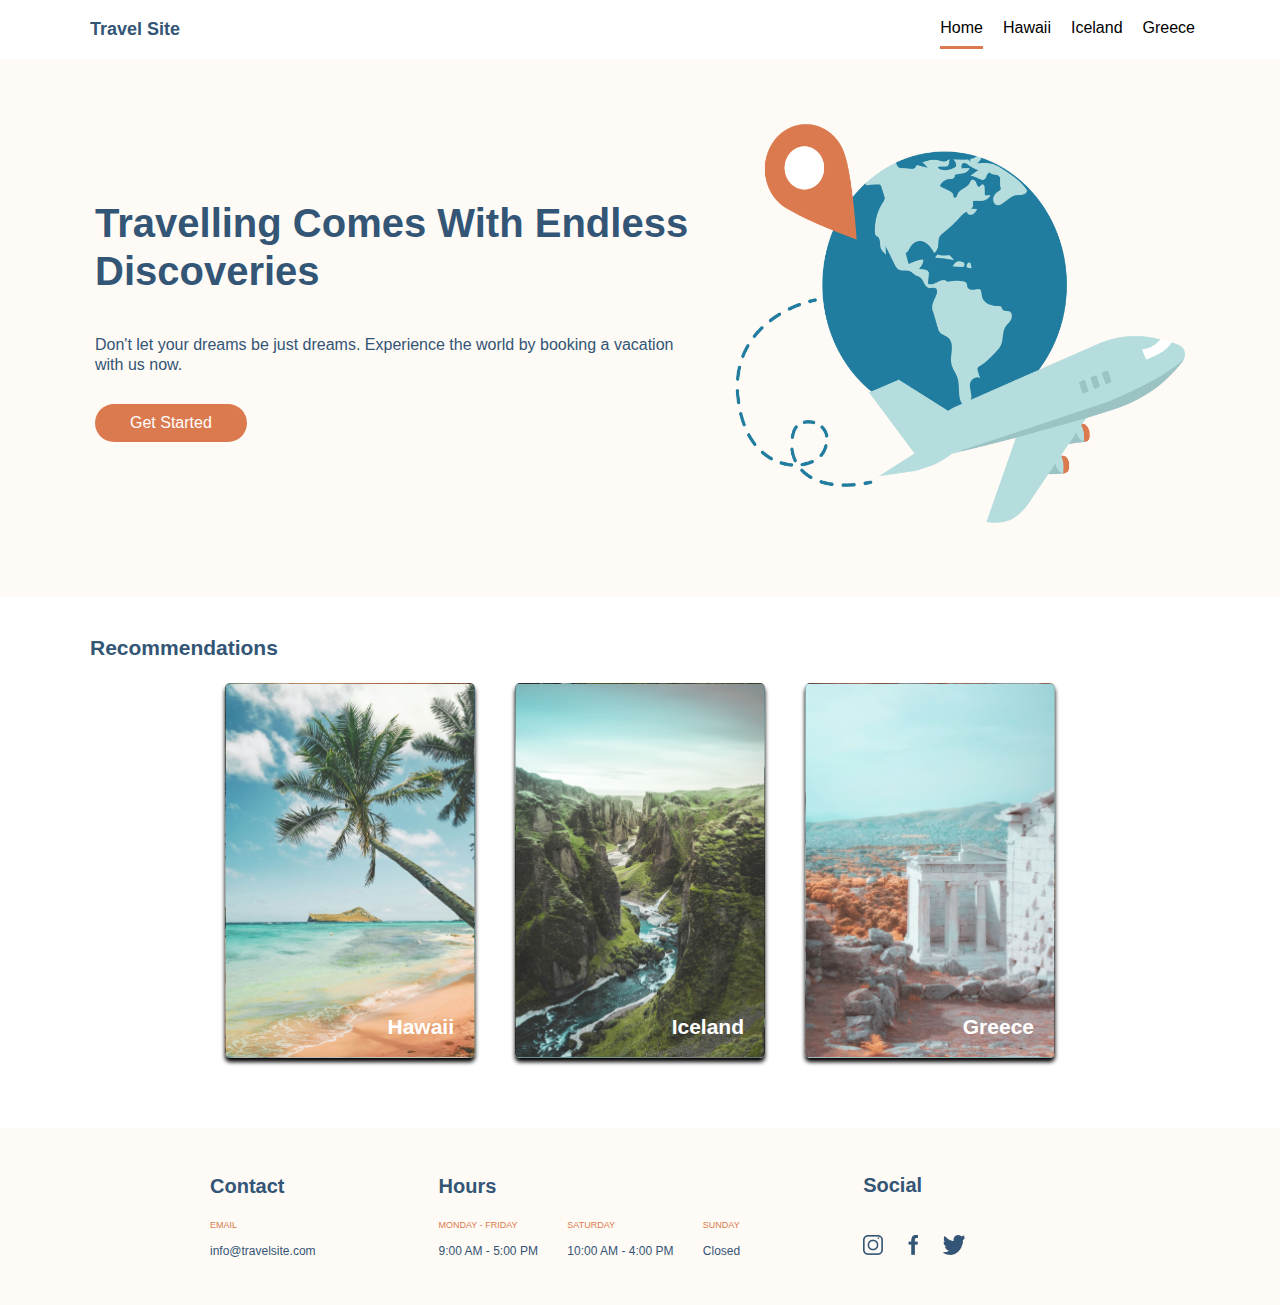
<file: index.html>
<!DOCTYPE html>
<html lang="en">
<head>
    <meta charset="UTF-8">
    <meta http-equiv="X-UA-Compatible" content="IE=edge">
    <meta name="viewport" content="width=device-width, initial-scale=1.0">
    <link href="https://fonts.googleapis.com/css2?family=Open+Sans:ital,wght@0,300;0,400;0,600;0,700;1,400&display=swap"
        rel="stylesheet">
    <link rel="stylesheet" href="./css/reset.css">
    <link rel="stylesheet" href="./css/global.css">
    <link rel="stylesheet" href="./css/main.css">
    <title>Home</title>
</head>
<body>
    <header>
        <nav class="nav">
            <a class="nav__logo-link" href="./index.html">
                <h3 class="nav__logo">Travel Site</h3>
            </a>
            <ul class="nav__links">
                <li class="nav__page nav__page--active"><a class="nav__page-link" href="./index.html">Home</a></li> 
                <li class="nav__page"><a class="nav__page-link" href="./pages/hawaii.html">Hawaii</a></li>
                <li class="nav__page"><a class="nav__page-link" href="./pages/iceland.html">Iceland</a></li>
                <li class="nav__page"><a class="nav__page-link" href="./pages/greece.html">Greece</a></li>
            </ul>
        </nav>
    </header>
    <section class="hero">
        <div class="hero__text-container">
            <h1 class="hero__big-text">Travelling Comes With Endless Discoveries</h1>
            <p class="hero__small-text">Don't let your dreams be just dreams. Experience the world by booking a vacation with us now.</p>
            <button class="hero__btn">Get Started</button>
        </div>
        <div class="hero__img-container">
            <img class="hero__img" src="assets/images/hero.png" alt="earth and plane image">
        </div>
    </section>
    <section class="recommendations">
        <h3 class="recommendations__title">Recommendations</h3>
        <div class="recommendations__card-container">
            <a href="./pages/hawaii.html">
                <div class="recommendations__card recommendations__card--hawaii">
                    <h3 class="recommendations__card-country">Hawaii</h3>
                </div>
            </a>
            <a href="./pages/iceland.html">
                <div class="recommendations__card recommendations__card--iceland">
                    <h3 class="recommendations__card-country">Iceland</h3>
                </div>
            </a>
            <a href="./pages/greece.html">
                <div class="recommendations__card recommendations__card--greece">
                    <h3 class="recommendations__card-country">Greece</h3>
                </div>
            </a>
        </div>
    </section>
    <footer class="footer">
        <div class="footer__text-container">
            <h3 class="footer__title">Contact</h3>
            <p class="footer__sub-title">EMAIL</p>
            <p class="footer__details">info@travelsite.com</p>
        </div>
        <div class="footer__text-container footer__text-container--middle">
            <h3 class="footer__title">Hours</h3>
                <div class="footer__hours-of-operation">
                    <p class="footer__sub-title">MONDAY - FRIDAY</p>
                    <p class="footer__details">9:00 AM - 5:00 PM</p>
                </div>
                <div class="footer__hours-of-operation">
                    <p class="footer__sub-title">SATURDAY</p>
                    <p class="footer__details">10:00 AM - 4:00 PM</p>
                </div>
                <div class="footer__hours-of-operation">
                    <p class="footer__sub-title">SUNDAY</p>
                    <p class="footer__details">Closed</p>
                </div>
            
        </div>
        <div class="footer__text-container">
            <h3 class="footer__title">Social</h3>
            <a class="footer__icon-link" href="https://instagram.com">
                <img class="footer__icon" src="./assets/icons/icon-instagram.png" alt="instagram-logo">
            </a>
            <a class="footer__icon-link" href="https://facebook.com">
                <img class="footer__icon" src="./assets/icons/icon-facebook.png" alt="facebook-logo">
            </a>
            <a class="footer__icon-link" href="https://twitter.com">
                <img class="footer__icon" src="./assets/icons/icon-twitter.png" alt="twitter-logo">
            </a>
        </div>
    </footer>
</body>
</html>
</file>
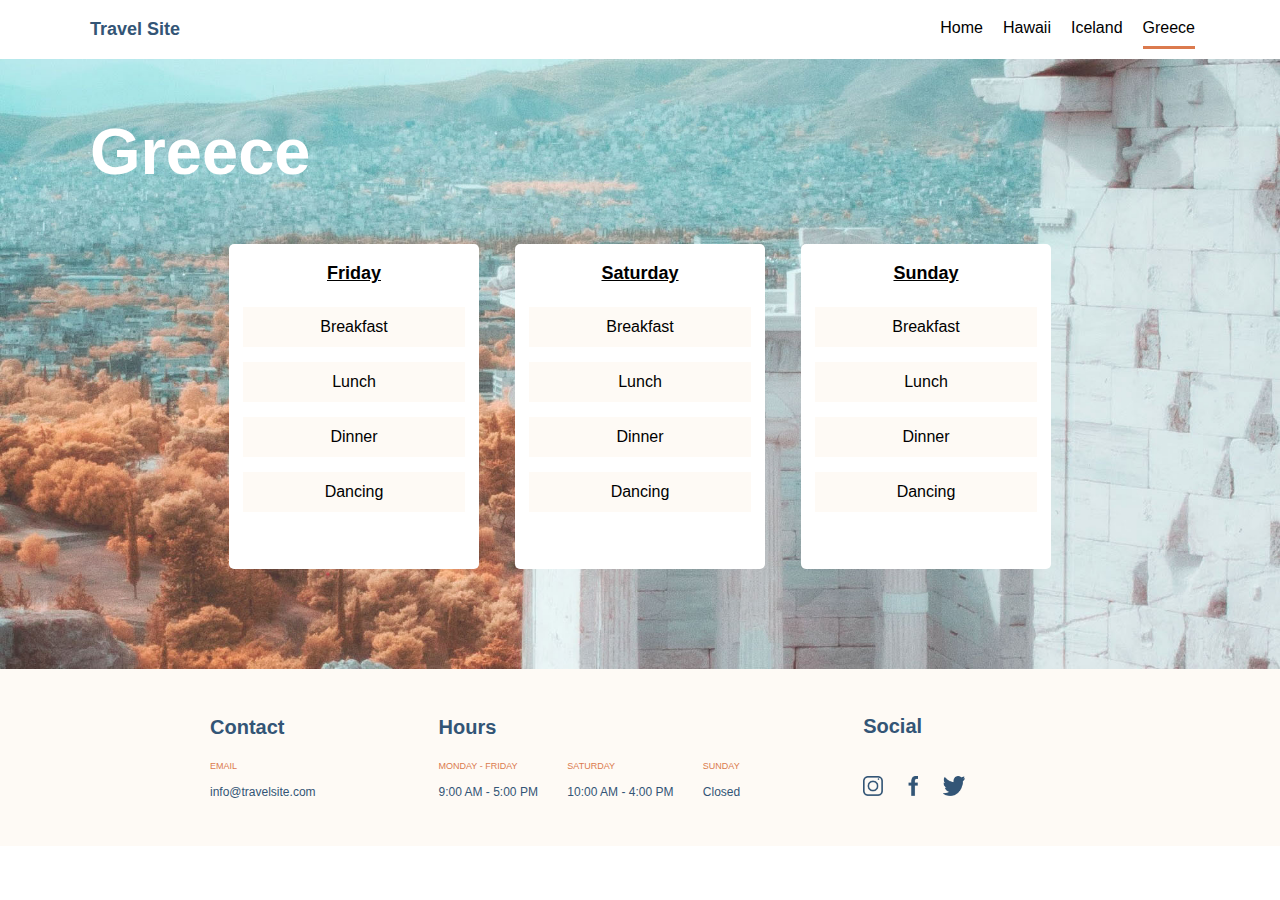
<file: pages/greece.html>
<!DOCTYPE html>
<html lang="en">

<head>
    <meta charset="UTF-8">
    <meta http-equiv="X-UA-Compatible" content="IE=edge">
    <meta name="viewport" content="width=device-width, initial-scale=1.0">
    <link href="https://fonts.googleapis.com/css2?family=Open+Sans:ital,wght@0,300;0,400;0,600;0,700;1,400&display=swap"
        rel="stylesheet">
    <link rel="stylesheet" href="../css/reset.css">
    <link rel="stylesheet" href="../css/global.css">
    <link rel="stylesheet" href="../css/destinations.css">
    <title>Greece</title>
</head>

<body>
    <header>
        <nav class="nav">
            <a class="nav__logo-link" href="../index.html">
                <h3 class="nav__logo">Travel Site</h3>
            </a>
            <ul class="nav__links">
                <li class="nav__page"><a class="nav__page-link" href="../index.html">Home</a></li>
                <li class="nav__page"><a class="nav__page-link" href="../pages/hawaii.html">Hawaii</a>
                </li>
                <li class="nav__page"><a class="nav__page-link"
                        href="../pages/iceland.html">Iceland</a></li>
                <li class="nav__page nav__page--active"><a class="nav__page-link" href="../pages/greece.html">Greece</a></li>
            </ul>
        </nav>
    </header>
    <section class="hero hero--greece">
        <h1 class="hero__title">Greece</h1>
        <div class="hero__card-container">
            <div class="hero__card">
                <h3 class="hero__card-day">Friday</h3>
                <ul class="hero__card-itinerary">
                    <li class="hero__card-activity">Breakfast</li>
                    <li class="hero__card-activity">Lunch</li>
                    <li class="hero__card-activity">Dinner</li>
                    <li class="hero__card-activity">Dancing</li>
                </ul>

            </div>
            <div class="hero__card">
                <h3 class="hero__card-day">Saturday</h3>
                <ul class="hero__card-itinerary">
                    <li class="hero__card-activity">Breakfast</li>
                    <li class="hero__card-activity">Lunch</li>
                    <li class="hero__card-activity">Dinner</li>
                    <li class="hero__card-activity">Dancing</li>
                </ul>

            </div>
            <div class="hero__card">
                <h3 class="hero__card-day">Sunday</h3>
                <ul class="hero__card-itinerary">
                    <li class="hero__card-activity">Breakfast</li>
                    <li class="hero__card-activity">Lunch</li>
                    <li class="hero__card-activity">Dinner</li>
                    <li class="hero__card-activity">Dancing</li>
                </ul>

            </div>
        </div>
    </section>
    <footer class="footer">
        <div class="footer__text-container">
            <h3 class="footer__title">Contact</h3>
            <p class="footer__sub-title">EMAIL</p>
            <p class="footer__details">info@travelsite.com</p>
        </div>
        <div class="footer__text-container footer__text-container--middle">
            <h3 class="footer__title">Hours</h3>
            <div class="footer__hours-of-operation">
                <p class="footer__sub-title">MONDAY - FRIDAY</p>
                <p class="footer__details">9:00 AM - 5:00 PM</p>
            </div>
            <div class="footer__hours-of-operation">
                <p class="footer__sub-title">SATURDAY</p>
                <p class="footer__details">10:00 AM - 4:00 PM</p>
            </div>
            <div class="footer__hours-of-operation">
                <p class="footer__sub-title">SUNDAY</p>
                <p class="footer__details">Closed</p>
            </div>

        </div>
        <div class="footer__text-container">
            <h3 class="footer__title">Social</h3>
            <a class="footer__icon-link" href="https://instagram.com">
                <img class="footer__icon" src="../assets/icons/icon-instagram.png" alt="instagram-logo">
            </a>
            <a class="footer__icon-link" href="https://facebook.com">
                <img class="footer__icon" src="../assets/icons/icon-facebook.png" alt="facebook-logo">
            </a>
            <a class="footer__icon-link" href="https://twitter.com">
                <img class="footer__icon" src="../assets/icons/icon-twitter.png" alt="twitter-logo">
            </a>
        </div>
    </footer>
</body>

</html>
</file>
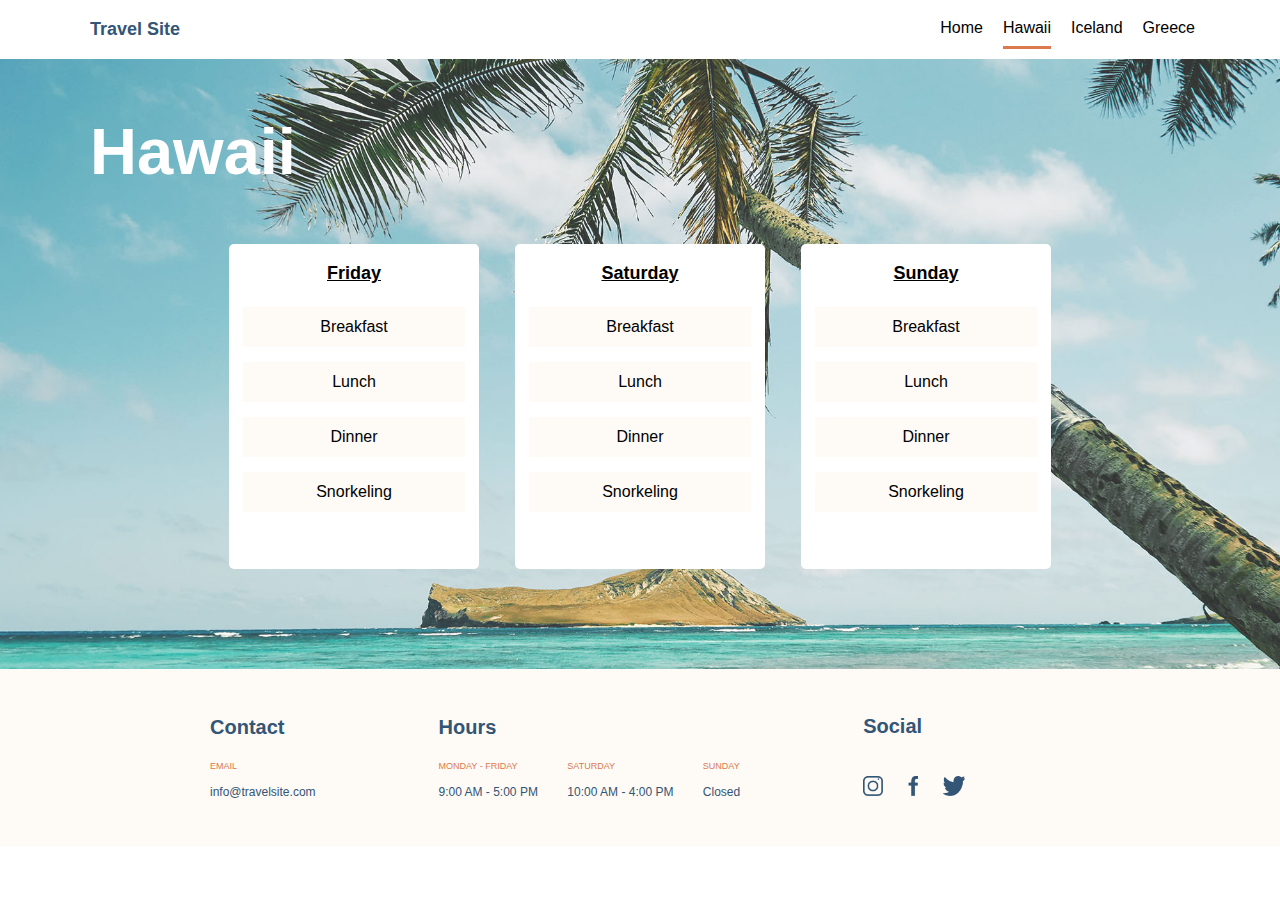
<file: pages/hawaii.html>
<!DOCTYPE html>
<html lang="en">
<head>
    <meta charset="UTF-8">
    <meta http-equiv="X-UA-Compatible" content="IE=edge">
    <meta name="viewport" content="width=device-width, initial-scale=1.0">
    <link href="https://fonts.googleapis.com/css2?family=Open+Sans:ital,wght@0,300;0,400;0,600;0,700;1,400&display=swap"
        rel="stylesheet">
    <link rel="stylesheet" href="../css/reset.css">
    <link rel="stylesheet" href="../css/global.css">
    <link rel="stylesheet" href="../css/destinations.css">
    <title>Hawaii</title>
</head>
<body>
    <header>
        <nav class="nav">
            <a class="nav__logo-link" href="../index.html">
                <h3 class="nav__logo">Travel Site</h3>
            </a>
            <ul class="nav__links">
                <li class="nav__page"><a class="nav__page-link" href="../index.html">Home</a></li>
                <li class="nav__page nav__page--active"><a class="nav__page-link" href="../pages/hawaii.html">Hawaii</a></li>
                <li class="nav__page"><a class="nav__page-link" href="../pages/iceland.html">Iceland</a></li>
                <li class="nav__page"><a class="nav__page-link" href="../pages/greece.html">Greece</a></li>
            </ul>
        </nav>
    </header>
    <section class="hero hero--hawaii">
        <h1 class="hero__title">Hawaii</h1>
        <div class="hero__card-container">
            <div class="hero__card">
                <h3 class="hero__card-day">Friday</h3>
                <ul class="hero__card-itinerary"> 
                    <li class="hero__card-activity">Breakfast</li>
                    <li class="hero__card-activity">Lunch</li>
                    <li class="hero__card-activity">Dinner</li>
                    <li class="hero__card-activity">Snorkeling</li>
                </ul>
                    
            </div>
            <div class="hero__card">
                <h3 class="hero__card-day">Saturday</h3>
                <ul class="hero__card-itinerary"> 
                    <li class="hero__card-activity">Breakfast</li>
                    <li class="hero__card-activity">Lunch</li>
                    <li class="hero__card-activity">Dinner</li>
                    <li class="hero__card-activity">Snorkeling</li>
                </ul>
                
            </div>
            <div class="hero__card">
                <h3 class="hero__card-day">Sunday</h3>
                <ul class="hero__card-itinerary">
                    <li class="hero__card-activity">Breakfast</li>
                    <li class="hero__card-activity">Lunch</li>
                    <li class="hero__card-activity">Dinner</li>
                    <li class="hero__card-activity">Snorkeling</li>
                </ul>
                
            </div>
        </div>
    </section>
    <footer class="footer">
        <div class="footer__text-container">
            <h3 class="footer__title">Contact</h3>
            <p class="footer__sub-title">EMAIL</p>
            <p class="footer__details">info@travelsite.com</p>
        </div>
        <div class="footer__text-container footer__text-container--middle">
            <h3 class="footer__title">Hours</h3>
            <div class="footer__hours-of-operation">
                <p class="footer__sub-title">MONDAY - FRIDAY</p>
                <p class="footer__details">9:00 AM - 5:00 PM</p>
            </div>
            <div class="footer__hours-of-operation">
                <p class="footer__sub-title">SATURDAY</p>
                <p class="footer__details">10:00 AM - 4:00 PM</p>
            </div>
            <div class="footer__hours-of-operation">
                <p class="footer__sub-title">SUNDAY</p>
                <p class="footer__details">Closed</p>
            </div>
    
        </div>
        <div class="footer__text-container">
            <h3 class="footer__title">Social</h3>
            <a class="footer__icon-link" href="https://instagram.com">
                <img class="footer__icon" src="../assets/icons/icon-instagram.png" alt="instagram-logo">
            </a>
            <a class="footer__icon-link" href="https://facebook.com">
                <img class="footer__icon" src="../assets/icons/icon-facebook.png" alt="facebook-logo">
            </a>
            <a class="footer__icon-link" href="https://twitter.com">
                <img class="footer__icon" src="../assets/icons/icon-twitter.png" alt="twitter-logo">
            </a>
        </div>
    </footer>
</body>
</html>
</file>
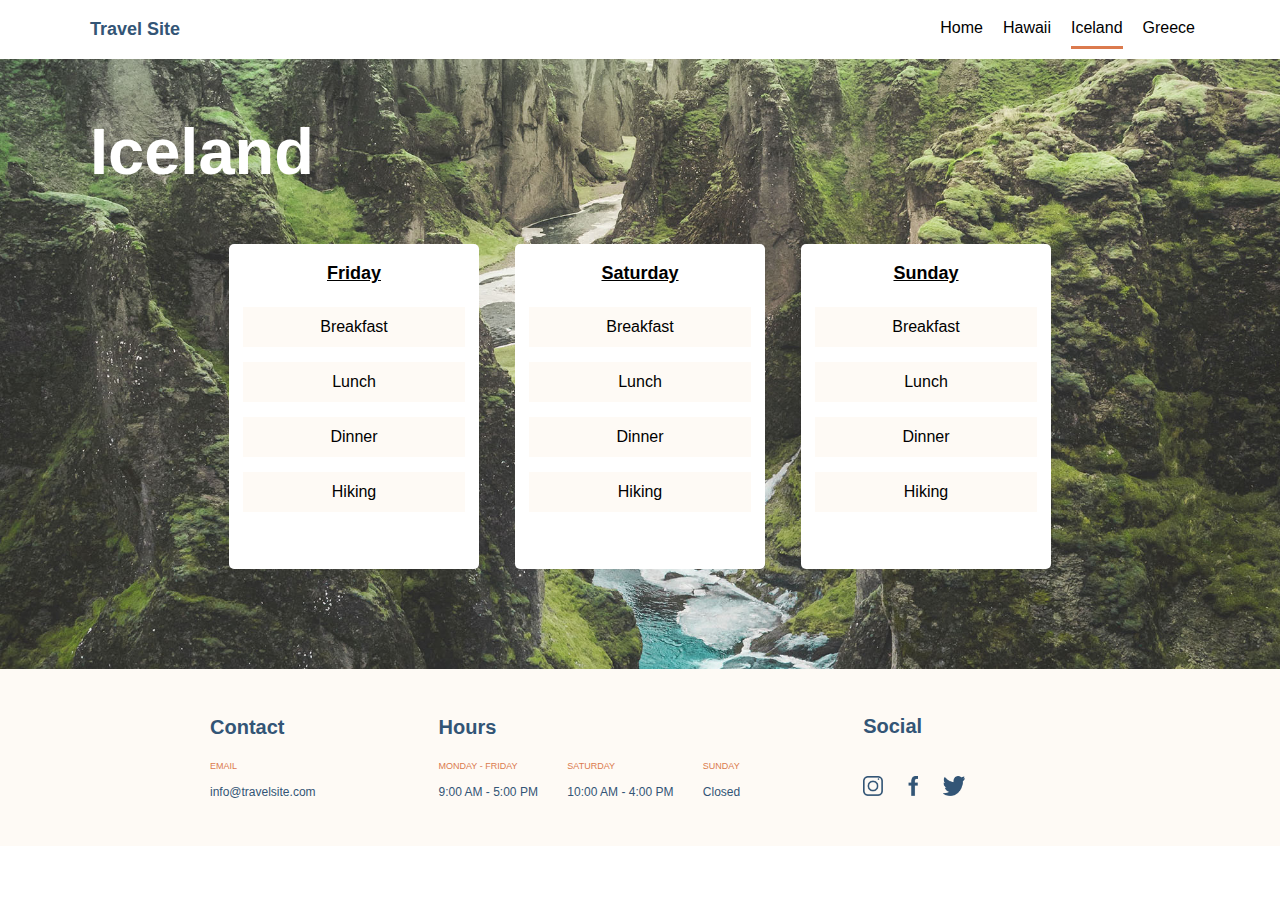
<file: pages/iceland.html>
<!DOCTYPE html>
<html lang="en">

<head>
    <meta charset="UTF-8">
    <meta http-equiv="X-UA-Compatible" content="IE=edge">
    <meta name="viewport" content="width=device-width, initial-scale=1.0">
    <link href="https://fonts.googleapis.com/css2?family=Open+Sans:ital,wght@0,300;0,400;0,600;0,700;1,400&display=swap"
        rel="stylesheet">
    <link rel="stylesheet" href="../css/reset.css">
    <link rel="stylesheet" href="../css/global.css">
    <link rel="stylesheet" href="../css/destinations.css">
    <title>Iceland</title>
</head>

<body>
    <header>
        <nav class="nav">
            <a class="nav__logo-link" href="../index.html">
                <h3 class="nav__logo">Travel Site</h3>
            </a>
            <ul class="nav__links">
                <li class="nav__page"><a class="nav__page-link" href="../index.html">Home</a></li>
                <li class="nav__page"><a class="nav__page-link" href="../pages/hawaii.html">Hawaii</a>
                </li>
                <li class="nav__page nav__page--active"><a class="nav__page-link" href="../pages/iceland.html">Iceland</a></li>
                <li class="nav__page"><a class="nav__page-link" href="../pages/greece.html">Greece</a></li>
            </ul>
        </nav>
    </header>
    <section class="hero hero--iceland">
        <h1 class="hero__title">Iceland</h1>
        <div class="hero__card-container">
            <div class="hero__card">
                <h3 class="hero__card-day">Friday</h3>
                <ul class="hero__card-itinerary">
                    <li class="hero__card-activity">Breakfast</li>
                    <li class="hero__card-activity">Lunch</li>
                    <li class="hero__card-activity">Dinner</li>
                    <li class="hero__card-activity">Hiking</li>
                </ul>

            </div>
            <div class="hero__card">
                <h3 class="hero__card-day">Saturday</h3>
                <ul class="hero__card-itinerary">
                    <li class="hero__card-activity">Breakfast</li>
                    <li class="hero__card-activity">Lunch</li>
                    <li class="hero__card-activity">Dinner</li>
                    <li class="hero__card-activity">Hiking</li>
                </ul>

            </div>
            <div class="hero__card">
                <h3 class="hero__card-day">Sunday</h3>
                <ul class="hero__card-itinerary">
                    <li class="hero__card-activity">Breakfast</li>
                    <li class="hero__card-activity">Lunch</li>
                    <li class="hero__card-activity">Dinner</li>
                    <li class="hero__card-activity">Hiking</li>
                </ul>

            </div>
        </div>
    </section>
    <footer class="footer">
        <div class="footer__text-container">
            <h3 class="footer__title">Contact</h3>
            <p class="footer__sub-title">EMAIL</p>
            <p class="footer__details">info@travelsite.com</p>
        </div>
        <div class="footer__text-container footer__text-container--middle">
            <h3 class="footer__title">Hours</h3>
            <div class="footer__hours-of-operation">
                <p class="footer__sub-title">MONDAY - FRIDAY</p>
                <p class="footer__details">9:00 AM - 5:00 PM</p>
            </div>
            <div class="footer__hours-of-operation">
                <p class="footer__sub-title">SATURDAY</p>
                <p class="footer__details">10:00 AM - 4:00 PM</p>
            </div>
            <div class="footer__hours-of-operation">
                <p class="footer__sub-title">SUNDAY</p>
                <p class="footer__details">Closed</p>
            </div>
    
        </div>
        <div class="footer__text-container">
            <h3 class="footer__title">Social</h3>
            <a class="footer__icon-link" href="https://instagram.com">
                <img class="footer__icon" src="../assets/icons/icon-instagram.png" alt="instagram-logo">
            </a>
            <a class="footer__icon-link" href="https://facebook.com">
                <img class="footer__icon" src="../assets/icons/icon-facebook.png" alt="facebook-logo">
            </a>
            <a class="footer__icon-link" href="https://twitter.com">
                <img class="footer__icon" src="../assets/icons/icon-twitter.png" alt="twitter-logo">
            </a>
        </div>
    </footer>
</body>

</html>
</file>
<file: css/global.css>
:root {
    --light-orange: #FEFAF5; 
    --deep-orange: #DB7A4E;
    --deep-blue: #335576;
}

*{
    box-sizing: border-box;
}

body {
    font-family: Verdana, Geneva, Tahoma, sans-serif;
    font-weight: 400;
}
.nav{
    display: flex;
    justify-content: space-between;
    margin: 20px 65px 10px;
    position: sticky; 
}

.nav__logo-link {
    text-decoration: none;
}

.nav__logo{
    display: flex;
    margin-left: 25px;
    font-size: 18px;
    color: #335576;
    font-weight: 900;
}

.nav__links{
    display: flex;
}

.nav__page{
    margin-right: 20px;
    font-size: 16px;
}

.nav__page-link {
    text-decoration: none;
    color: black;
    cursor: pointer; 
}

.nav__page--active{
    padding-bottom: 10px;
    border-bottom: 3px solid #DB7A4E;
}

.footer {
    display: flex;
    justify-content: space-between;
    align-items: center;
    padding: 47px 210px;
    background-color: var(--light-orange);
}

.footer__text-container {
    margin-right: 85px;
}

.footer__text-container--middle {
    margin-right: 60px;
}

.footer__title {
    font-size: 20px;
    color: var(--deep-blue);
    font-weight: 700;
    margin-bottom: 25px;
}

.footer__sub-title {
    font-size: 9px;
    color: var(--deep-orange);
}

.footer__details {
    font-size: 12px;
    color: var(--deep-blue);
    margin-top: 15px;
}

.footer__hours-of-operation {
    display: inline-block;
    margin-right: 25px;
}

.footer__icon-link {
    text-decoration: none;
}

.footer__icon {
    margin-right: 20px;
    margin-top: 15px;
    /* width: 20px; */
    height: 20px;
}
</file>
<file: css/main.css>
.hero {
    display: flex;
    justify-content: space-between;
    align-items: center;
    padding: 55px 95px 70px;
    background-color: var(--light-orange);
}

.hero__text-container {
    max-width: 600px;
}

.hero__big-text {
    font-size: 40px;
    line-height: 1.2;
    color: var(--deep-blue);
    font-weight: 600;
}

.hero__small-text {
    margin-top: 40px;
    margin-bottom: 30px;
    font-size: 16px;
    line-height: 1.2;
    color: var(--deep-blue);
}

.hero__btn {
    font-size: 16px;
    padding: 10px 35px;
    border-radius: 30px;
    background-color: var(--deep-orange);
    color: white;
    border: none;
}

.hero__img-container {

}

.hero__img {
    width: 450px;
    height: 410px;
}

.recommendations__title {
    margin-top: 40px;
    margin-bottom: 25px;
    margin-left: 90px;
    font-size: 21px;
    color: var(--deep-blue);
    font-weight: 700;
}
.recommendations__card-container {
    display: flex;
    justify-content: center;
    margin-bottom: 70px;
}

.recommendations__card {
    border-radius: 5px;
    border: 1px solid rgba(0,0,0,.2);
    box-shadow: 0 4px 4px rgba(0,0,0,2);
    margin: 0 20px;
    width: 250px;
    height: 375px;
    position: relative;
}
.recommendations__card--hawaii {
    background-image: url("../assets/images/hawaii.jpg");
    background-size: cover;
    background-position: center;
}

.recommendations__card--iceland {
    background-image: url("../assets/images/iceland.jpg");
    background-size: cover;
    background-position: center;
}

.recommendations__card--greece {
    background-image: url("../assets/images/greece.jpg");
    background-size: cover;
    background-position: center;
}

.recommendations__card-country {
    position: absolute;
    bottom: 20px;
    right: 20px;
    font-size: 21px;
    color: white;
    font-weight: 700;
}
</file>
<file: css/destinations.css>
.hero {
    /* min-height: 700px; */
    /* max-width: 1280px; */
}

.hero--hawaii {
    background-image: url("../assets/images/hawaii.jpg");
    background-size: cover;
    background-position: center;
}

.hero--iceland {
    background-image: url("../assets/images/iceland.jpg");
    background-size: cover;
    background-position: center;
}

.hero--greece {
    background-image: url("../assets/images/greece.jpg");
    background-size: cover;
    background-position: center;
}

.hero__title {
    font-size: 65px;
    font-weight: 600;
    margin-left: 90px; 
    margin-bottom: 60px; 
    padding-top: 60px; 
    color: white; 
}

.hero__card-container {
    display: flex;
    justify-content: center;
    padding-bottom: 100px;
}

.hero__card {
    display: flex;
    flex-direction: column;
    align-items: center;
    border-radius: 5px;
    margin: 0 18px;
    width: 250px;
    height: 325px;
    background-color: white;
    position: relative;
}

.hero__card-day {
    font-size: 18px;
    text-decoration: underline;
    font-weight: bold;
    margin-top: 20px;
    margin-bottom: 10px;
}

.hero__card-itinerary {
    display: flex;
    list-style: none;
    flex-direction: column;
    align-items: center;
    text-align: center;
}

.hero__card-activity {
    padding: 12px 0 12px 0;
    background-color: var(--light-orange);
    margin-top: 15px;
    width: 222px;
}
</file>
